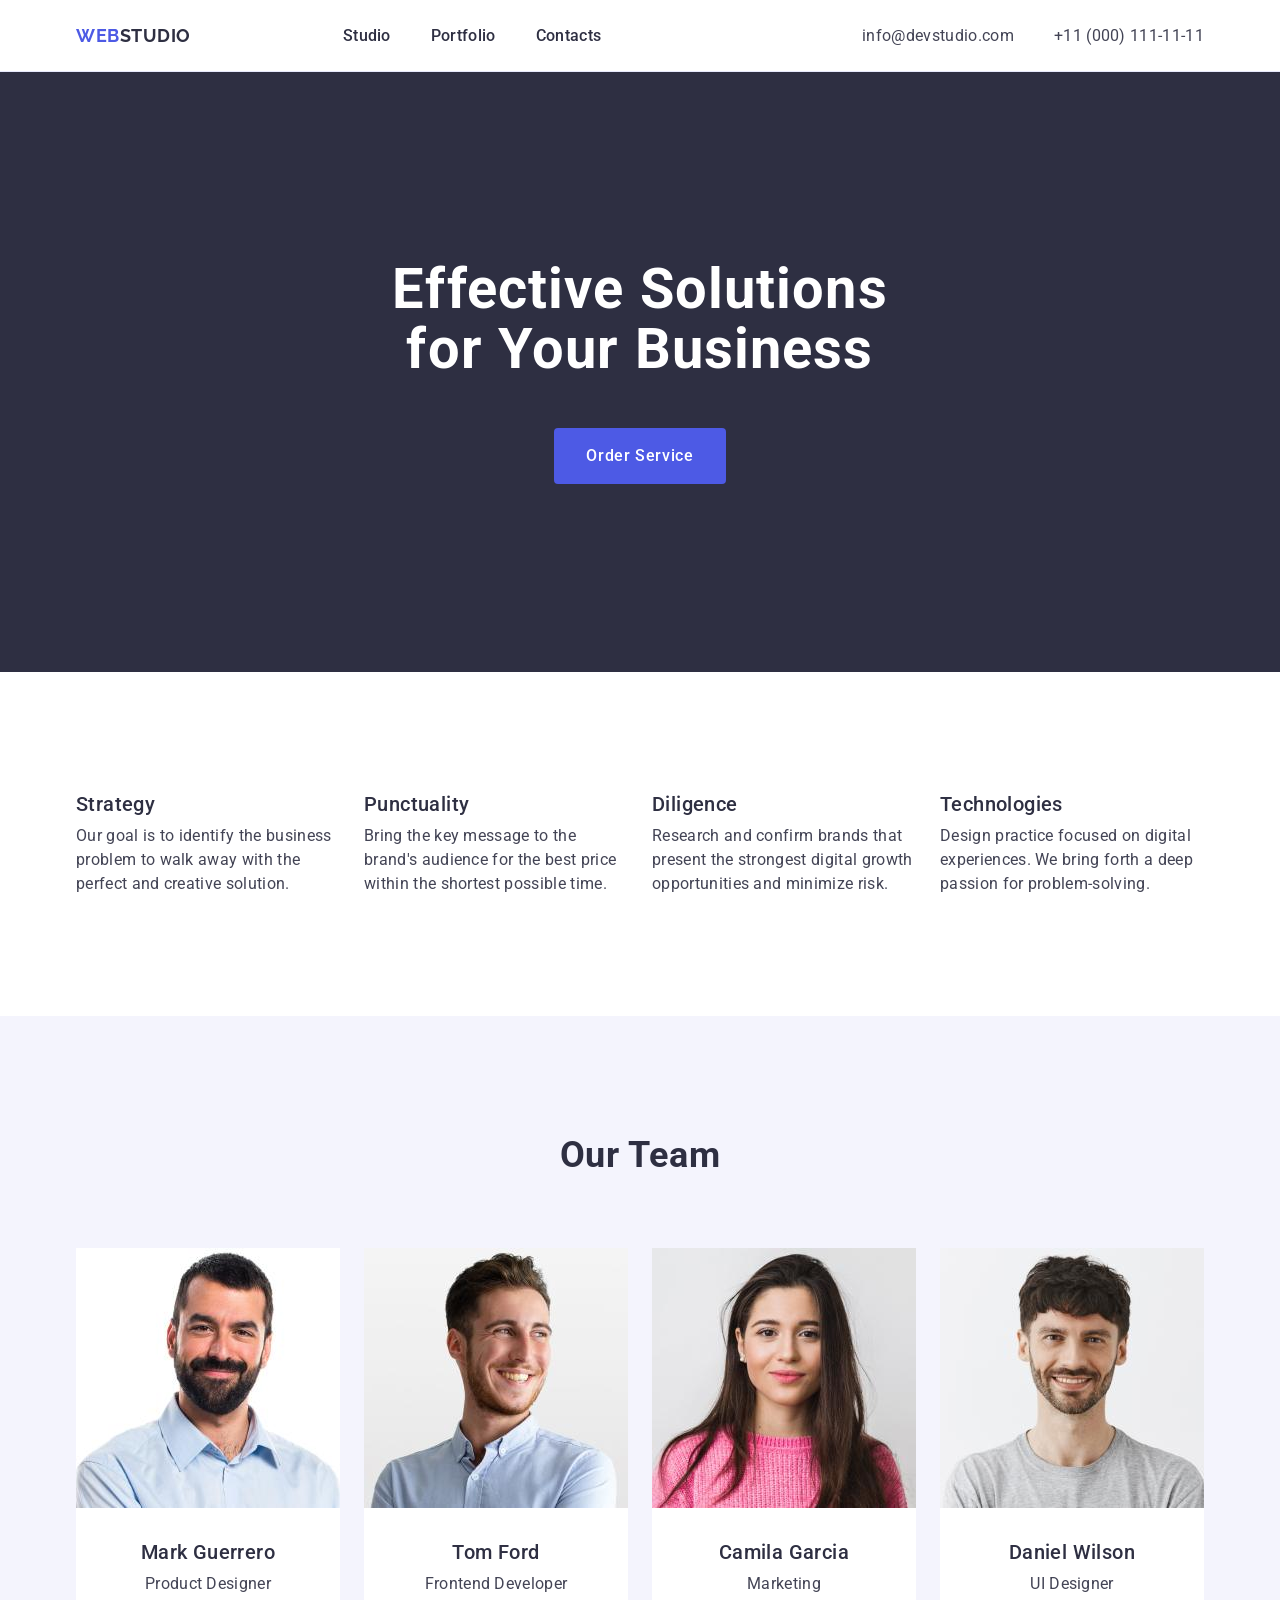
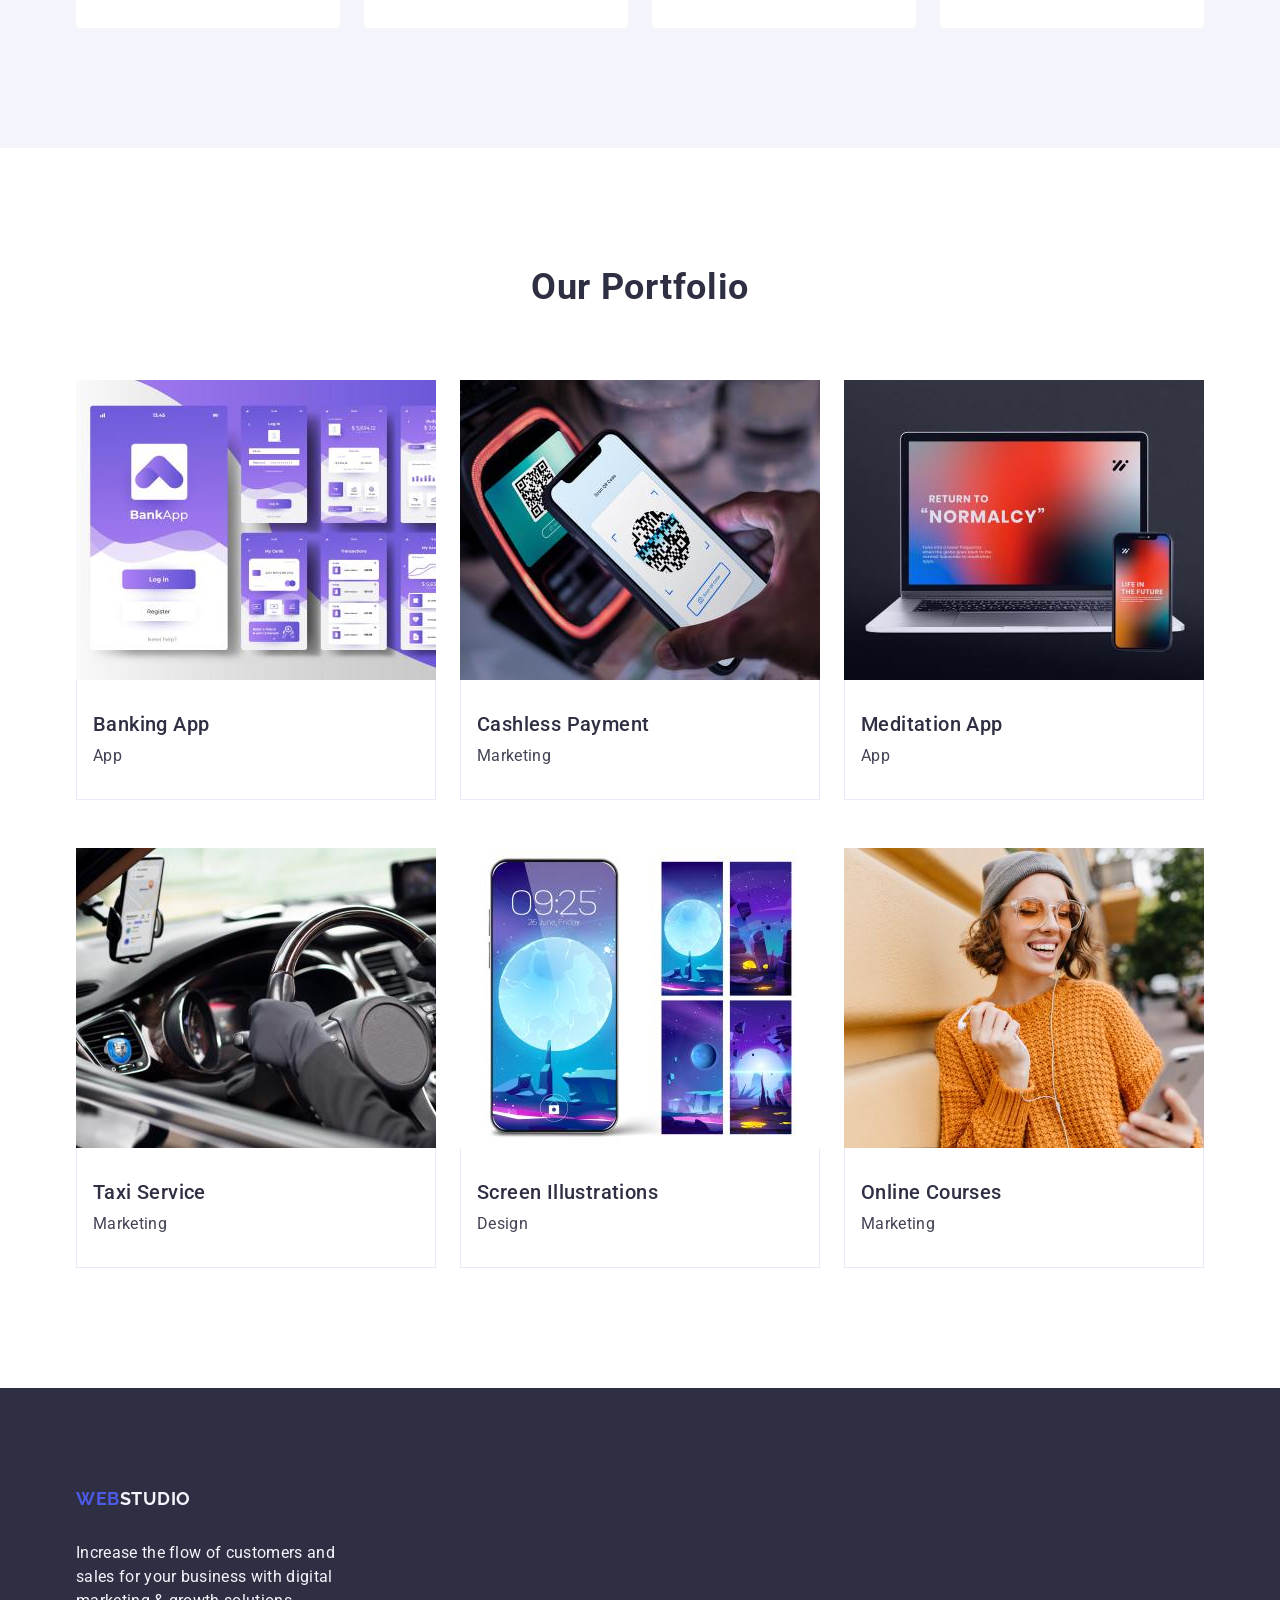
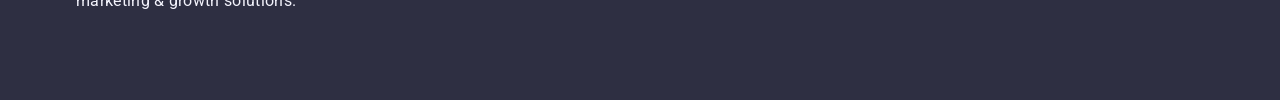
<file: index.html>
<!DOCTYPE html>
<html lang="en">
  <head>
    <meta charset="UTF-8" />
    <meta http-equiv="X-UA-Compatible" content="IE=edge" />
    <meta name="viewport" content="width=device-width, initial-scale=1.0" />
    <link rel="preconnect" href="https://fonts.googleapis.com" />
    <link rel="preconnect" href="https://fonts.gstatic.com" crossorigin />
    <link
      href="https://fonts.googleapis.com/css2?family=Raleway:ital,wght@0,700;1,700&family=Roboto:wght@400;500;700&display=swap"
      rel="stylesheet"
    />
    <link
      rel="stylesheet"
      href="https://cdn.jsdelivr.net/npm/modern-normalize@1.1.0/modern-normalize.min.css"
    />
    <link rel="stylesheet" href="./css/styles.css" />
    <title>WebStudio</title>
  </head>

  <body>
    <header class="header">
      <div class="container">
        <nav class="navigation">
          <a href="./index.html" class="navigation-list-logo-item-left"
            >Web<span class="navigation-list-logo-item-right">Studio</span></a
          >
          <ul class="navigation-list">
            <li class="navigation-list-item">
              <a class="navigation-list-link" href="./index.html">Studio</a>
            </li>
            <li class="navigation-list-item">
              <a class="navigation-list-link" href="">Portfolio</a>
            </li>
            <li class="navigation-list-item">
              <a class="navigation-list-link" href="">Contacts</a>
            </li>
          </ul>
        </nav>
        <address class="address">
          <ul class="address-list-item">
            <li class="address-list">
              <a
                class="address-list-mailto-phone"
                href="mailto:info@devstudio.com"
                >info@devstudio.com</a
              >
            </li>
            <li class="address-list">
              <a
                class="address-list-mailto-phone"
                href="teladdress-list-mailto-phone:+110001111111"
                >+11 (000) 111-11-11</a
              >
            </li>
          </ul>
        </address>
      </div>
    </header>

    <!--HERO-->
    <main class="main">
      <section class="hero">
        <div class="container">
          <h1 class="main-header">Effective Solutions for Your Business</h1>
          <button class="modal-btn" type="button">Order Service</button>
        </div>
      </section>

      <!--O nas-->
      <section class="about">
        <div class="container">
          <!--Nasze atuty-->
          <h2 class="secondary-header visually-hidden">Our advantages</h2>
          <ul class="about-strengths">
            <li class="about-strengths-list">
              <h3 class="about-header-list">Strategy</h3>
              <p class="about-strengths-list-item">
                Our goal is to identify the business problem to walk away with
                the perfect and creative solution.
              </p>
            </li>
            <li class="about-strengths-list">
              <h3 class="about-header-list">Punctuality</h3>
              <p class="about-strengths-list-item">
                Bring the key message to the brand's audience for the best price
                within the shortest possible time.
              </p>
            </li>
            <li class="about-strengths-list">
              <h3 class="about-header-list">Diligence</h3>
              <p class="about-strengths-list-item">
                Research and confirm brands that present the strongest digital
                growth opportunities and minimize risk.
              </p>
            </li>
            <li class="about-strengths-list">
              <h3 class="about-header-list">Technologies</h3>
              <p class="about-strengths-list-item">
                Design practice focused on digital experiences. We bring forth a
                deep passion for problem-solving.
              </p>
            </li>
          </ul>
        </div>
      </section>

      <!--Agencja-->
      <section class="agency">
        <div class="container">
          <h2 class="secondary-header mar">Our Team</h2>
          <ul class="agency-img">
            <li class="agency-img-list">
              <img
                class="agency-img-list-team"
                src="./images/team/teamcard1.jpg"
                alt="smiling man with dark beard in a blue shirt"
                width="264"
              />
              <div class="species">
                <h3 class="agency-list-name">Mark Guerrero</h3>
                <p class="agency-list-name-item">Product Designer</p>
              </div>
            </li>
            <li class="agency-img-list">
              <img
                class="agency-img-list-team"
                src="./images/team/teamcard2.jpg"
                alt="a smiling man with red beard and a blue shirt"
                width="264"
              />
              <div class="species">
                <h3 class="agency-list-name">Tom Ford</h3>
                <p class="agency-list-name-item">Frontend Developer</p>
              </div>
            </li>
            <li class="agency-img-list">
              <img
                class="agency-img-list-team"
                src="./images/team/teamcard3.jpg"
                alt="woman with long black hair in a pink sweater"
                width="264"
              />
              <div class="species">
                <h3 class="agency-list-name">Camila Garcia</h3>
                <p class="agency-list-name-item">Marketing</p>
              </div>
            </li>
            <li class="agency-img-list">
              <img
                class="agency-img-list-team"
                src="./images/team/teamcard4.jpg"
                alt="a shaggy man with short stubble in a gray T-shirt"
                width="264"
              />
              <div class="species">
                <h3 class="agency-list-name">Daniel Wilson</h3>
                <p class="agency-list-name-item">UI Designer</p>
              </div>
            </li>
          </ul>
        </div>
      </section>

      <!--Portfolio-->
      <section class="portfolio">
        <div class="container">
          <h2 class="secondary-header mar">Our Portfolio</h2>
          <ul class="portfolio-img">
            <li class="portfolio-img-list">
              <img
                class="portfolio-img-list-item"
                src="./images/portfolio/img1.jpg"
                alt="view of the banking application with its subpages"
                width="360"
                height="300"
              />
              <div class="card-content">
                <h3 class="portfolio-list-title">Banking App</h3>
                <p class="portfolio-list-product">App</p>
              </div>
            </li>
            <li class="portfolio-img-list">
              <img
                class="portfolio-img-list-item"
                src="./images/portfolio/img2.jpg"
                alt="a payment terminal with a qr code and a smartphone copying this code"
                width="360"
                height="300"
              />
              <div class="card-content">
                <h3 class="portfolio-list-title">Cashless Payment</h3>
                <p class="portfolio-list-product">Marketing</p>
              </div>
            </li>
            <li class="portfolio-img-list">
              <img
                class="portfolio-img-list-item"
                src="./images/portfolio/img3.jpg"
                alt="view of a laptop and smartphone with an application titled return to normalcy, on a colorful background"
                width="360"
                height="300"
              />
              <div class="card-content">
                <h3 class="portfolio-list-title">Meditation App</h3>
                <p class="portfolio-list-product">App</p>
              </div>
            </li>
            <li class="portfolio-img-list">
              <img
                class="portfolio-img-list-item"
                src="./images/portfolio/img4.jpg"
                alt="view of the car cockpit with the driver wearing gloves holding the steering wheel"
                width="360"
                height="300"
              />
              <div class="card-content">
                <h3 class="portfolio-list-title">Taxi Service</h3>
                <p class="portfolio-list-product">Marketing</p>
              </div>
            </li>
            <li class="portfolio-img-list">
              <img
                class="portfolio-img-list-item"
                src="./images/portfolio/img5.jpg"
                alt="the smartphone screenshot is shown in the illustrations"
                width="360"
                height="300"
              />
              <div class="card-content">
                <h3 class="portfolio-list-title">Screen Illustrations</h3>
                <p class="portfolio-list-product">Design</p>
              </div>
            </li>
            <li class="portfolio-img-list">
              <img
                class="portfolio-img-list-item"
                src="./images/portfolio/img6.jpg"
                alt="charming-short-haired-lady-gray-hat-standing-beside-wall-with-smartphone"
                width="360"
                height="300"
              />
              <div class="card-content">
                <h3 class="portfolio-list-title">Online Courses</h3>
                <p class="portfolio-list-product">Marketing</p>
              </div>
            </li>
          </ul>
        </div>
      </section>
    </main>

    <!---->
    <footer class="footer">
      <div class="container">
        <a href="./index.html" class="footer-logo-item-left"
          >Web<span class="footer-logo-item-right">Studio</span></a
        >

        <p class="footer-text">
          Increase the flow of customers and<br />
          sales for your business with digital <br />
          marketing & growth solutions.
        </p>
      </div>
    </footer>
  </body>
</html>
</file>
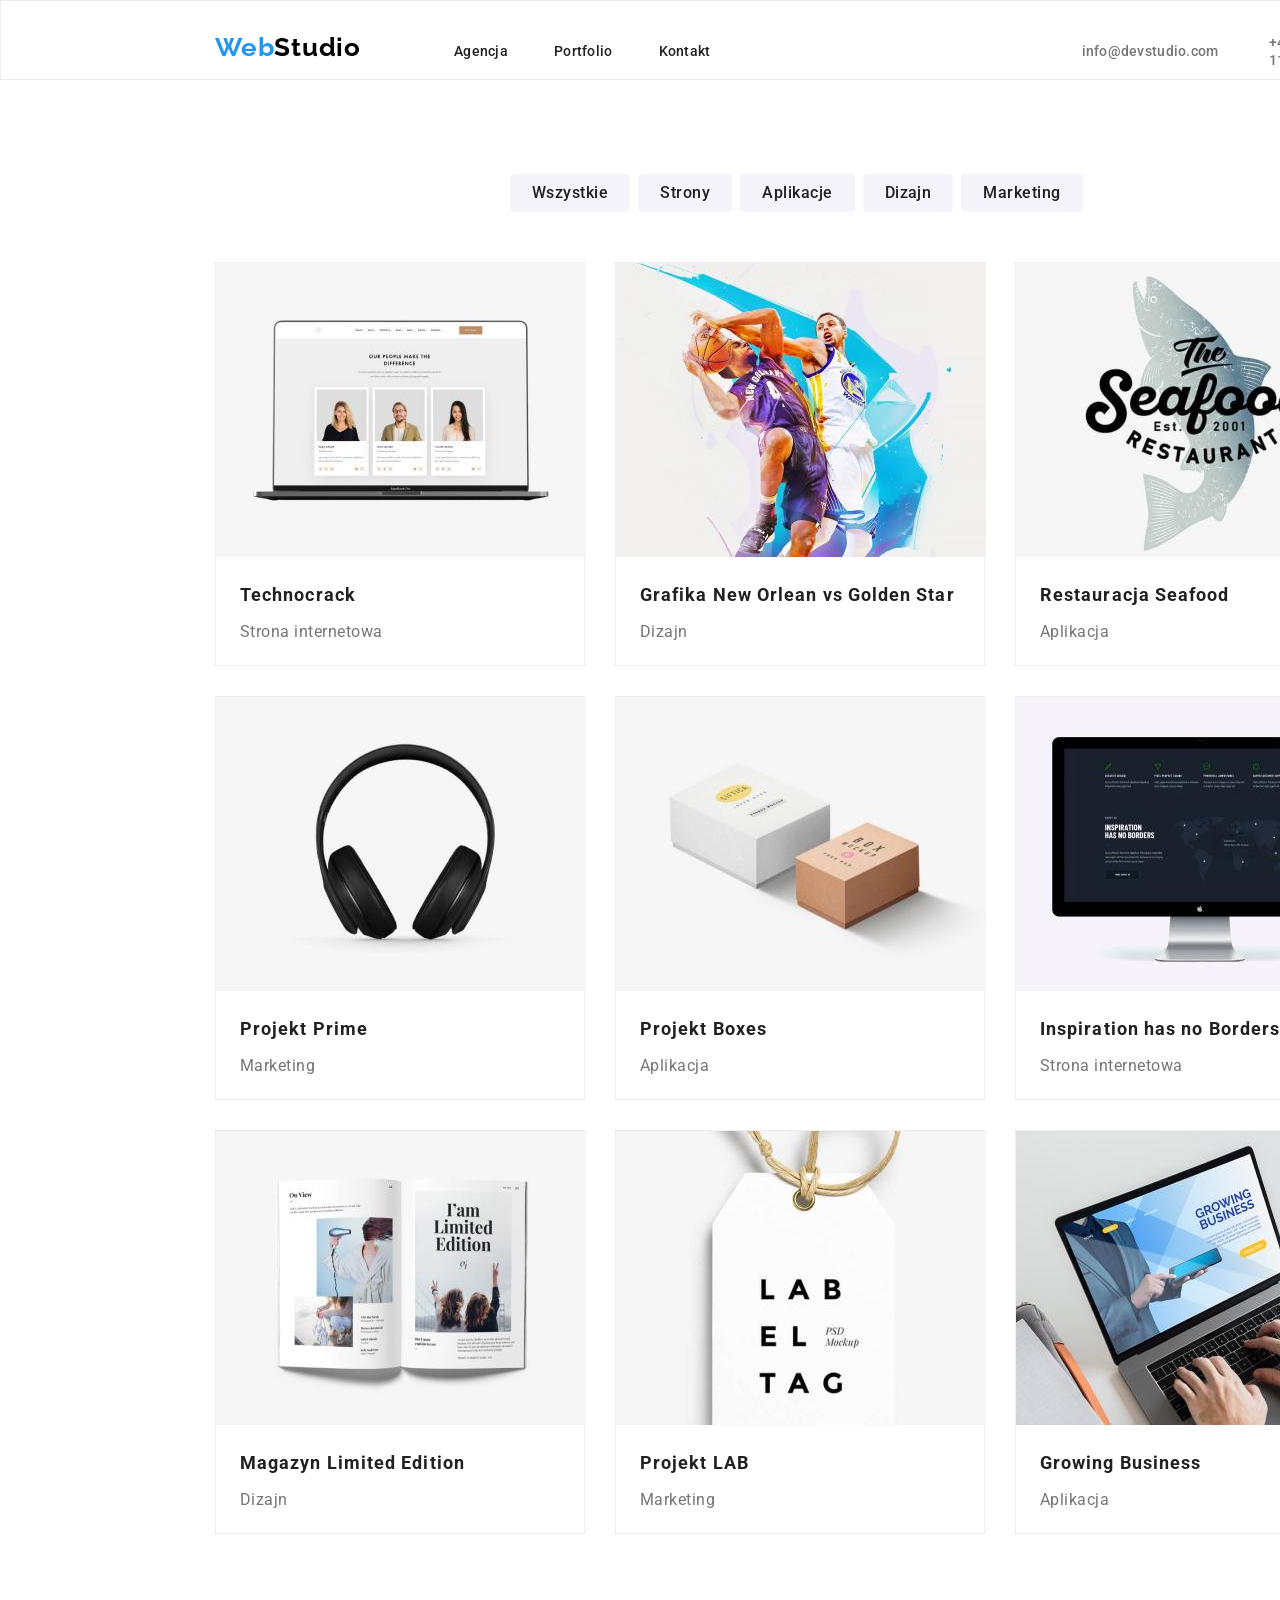
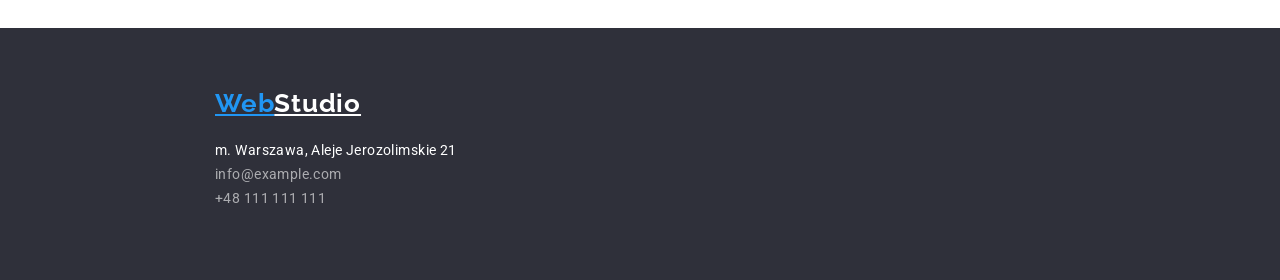
<file: portfolio.html>
<!DOCTYPE html>
<html lang="pl">
<head>
    <meta charset="UTF-8">
    <meta http-equiv="X-UA-Compatible" content="IE=edge">
    <meta name="viewport" content="width=device-width, initial-scale=1.0">
    <link rel="stylesheet" href="https://cdnjs.cloudflare.com/ajax/libs/modern-normalize/1.0.0/modern-normalize.min.css" />
    <link rel="stylesheet" href="css/style.css">
    <link rel="preconnect" href="https://fonts.googleapis.com">
    <link rel="preconnect" href="https://fonts.gstatic.com" crossorigin>
    <link
        href="https://fonts.googleapis.com/css2?family=Raleway:wght@700&family=Roboto:wght@400;500;700;900&display=swap"
        rel="stylesheet">

    <title>Portfolio</title>
</head>

<body class="body">

    <header class="header border">
        <div class="container">
            <nav class="navigation">
    
                <ul class="navigation-list-logo list">
                    <li class="navigation-list-logo-item"><a class="navigation-list-logo-item-left link"
                            href="index.html">Web</a></li>
                    <li class="navigation-list-logo-item"><a class="navigation-list-logo-item-right link"
                            href="index.html">Studio</a></li>
                </ul>
    
                <ul class="navigation-list list">
                    <li class="navigation-list-item"><a class="navigation-list-link link" href="#">Agencja</a></li>
                    <li class="navigation-list-item"><a class="navigation-list-link link"
                            href="portfolio.html">Portfolio</a></li>
                    <li class="navigation-list-item"><a class="navigation-list-link link" href="#">Kontakt</a></li>
                </ul>
            </nav>
            <div class="header-address">
                <ul class="address list">
                    <li class="address-list"><a class="address-list-mailto link"
                            href="mailto:info@devstudio.com">info@devstudio.com</a></li>
                    <li class="address-list"><a class="address-list-phone-number link" href="tel:+48111111111">+48 111 111
                            111</a></li>
                </ul>
            </div>
        </div>
    </header>

    <main class="main">
        <div class="container">
    
            <!--Portfolio-->

            <section class="portfolio section">
           

                <!--Filters-->

                <div class="portfolio-top">
                    <ul class="portfolio-top-list list">
                        <li class="portfolio-top-list-item"><button class="modal-button" type="button">Wszystkie</button></li>
                        <li class="portfolio-top-list-item"><button class="modal-button" type="button">Strony</button></li>
                        <li class="portfolio-top-list-item"><button class="modal-button" type="button">Aplikacje</button></li>
                        <li class="portfolio-top-list-item"><button class="modal-button" type="button">Dizajn</button></li>
                        <li class="portfolio-top-list-item"><button class="modal-button" type="button">Marketing</button></li>
                    </ul>

                </div>

                <!--Projects-->

                <div class="portfolio-bottom">
                    <ul class="portfolio-img-list list">
                        <li class="portfolio-img-list-item">
                            <img class="portfolio-img-list-item-project" src="image/portfolio/project1.jpg" alt="strona internetowa" width="370" height="294">
                            <h3 class="portfolio-list-title">Technocrack</h3>
                            <p class="portfolio-list-product">Strona internetowa</p>
                        </li>
                        <li class="portfolio-img-list-item">
                            <img class="portfolio-img-list-item-project" src="image/portfolio/project2.jpg" alt="grafika dizajn" width="370" height="294">
                            <h3 class="portfolio-list-title">Grafika New Orlean vs Golden Star</h3>
                            <p class="portfolio-list-product">Dizajn</p>
                        </li>
                        <li class="portfolio-img-list-item">
                            <img class="portfolio-img-list-item-project" src="image/portfolio/project3.jpg" alt="restauracja Seafood" width="370" height="294"> 
                            <h3 class="portfolio-list-title">Restauracja Seafood</h3>
                            <p class="portfolio-list-product">Aplikacja</p>
                        </li>
                        <li class="portfolio-img-list-item">
                            <img class="portfolio-img-list-item-project" src="image/portfolio/project4.jpg" alt="projekt prime" width="370" height="294"> 
                            <h3 class="portfolio-list-title">Projekt Prime</h3>
                            <p class="portfolio-list-product">Marketing</p>
                        </li>
                        <li class="portfolio-img-list-item">
                            <img class="portfolio-img-list-item-project" src="image/portfolio/project5.jpg" alt="projekt boxes" width="370" height="294"> 
                            <h3 class="portfolio-list-title">Projekt Boxes</h3>
                            <p class="portfolio-list-product">Aplikacja</p>
                        </li>
                        <li class="portfolio-img-list-item">
                            <img class="portfolio-img-list-item-project" src="image/portfolio/project6.jpg" alt="Strona internetowa inspiration " width="370" height="294"> 
                            <h3 class="portfolio-list-title">Inspiration has no Borders</h3>
                            <p class="portfolio-list-product">Strona internetowa</p>
                        </li>
                        <li class="portfolio-img-list-item">
                            <img class="portfolio-img-list-item-project" src="image/portfolio/project7.jpg" alt="magazyn limited edition" width="370" height="294"> 
                            <h3 class="portfolio-list-title">Magazyn Limited Edition</h3>
                            <p class="portfolio-list-product">Dizajn</p>
                        </li>
                        <li class="portfolio-img-list-item">
                            <img class="portfolio-img-list-item-project" src="image/portfolio/project8.jpg" alt="projekt lab" width="370" height="294"> 
                            <h3 class="portfolio-list-title">Projekt LAB</h3>
                            <p class="portfolio-list-product">Marketing</p>
                        </li>
                        <li class="portfolio-img-list-item">
                            <img class="portfolio-img-list-item-project" src="image/portfolio/project9.jpg" alt="aplikacja arowing business" width="370" height="294"> 
                            <h3 class="portfolio-list-title">Growing Business</h3>
                            <p class="portfolio-list-product">Aplikacja</p>
                        </li>
                    </ul>

                </div>
            

            </section>
        </div>
    </main>

  
    <footer class="footer">
        <div class="footer-item container">
            <div class="footer-logo">
                <ul class="navigation-list-logo list">
                    <li><a class="navigation-list-logo-item-left" href="index.html">Web</a></li>
                    <li><a class="navigation-list-logo-item-right color" href="index.html">Studio</a></li>
                </ul>
            </div>
            <div class="footer-address top-fp">
                <address class="address">
                    <ul class="address-list list">
                        <li class="address-list-item"><a class="address-list-item-link-address link" href="#"
                                target="_blank">m. Warszawa, Aleje Jerozolimskie 21</a></li>
                        <li class="address-list-item"><a class="address-list-item-link-mailto link"
                                href="mailto:info@example.com">info@example.com</a></li>
                        <li class="address-list-item"><a class="address-list-item-link-phone-number link"
                                href="tel:+48111111111">+48 111 111 111</a></li>
                    </ul>
                </address>
            </div>
        </div>
    
    </footer>


</body>
</html>
</file>
<file: css/styles.css>
*,
*::before,
*::after {
            box-sizing: border-box;
            margin: 0;
            padding: 0;
         }

    body {
            font-family: "Roboto" , sans-serif;
            background-color: #FFFFFF;
            color: #434455;
          }

        h1,
        h2,
        h3,
        h4,
        h5,
        h6,
        p 
        {
            margin-top: 0;
            margin-bottom: 0;
        }

       ul, ol
        {
          list-style-type: none;
          margin-top: 0;
          margin-bottom: 0;
          padding-left: 0;
        }

       img 
        {
          display: block;
          max-width: 100%;
        }

        .container 
        {
          width: 1158px;
          margin: 0 auto;
          padding: 0 15px 0 15px;
          /* padding: 120px 0px; */
        }

         /*========COMPONENTS========*/

        .modal-btn 
        {
          font-size: 16px;
          font-weight: 500;
          line-height: 1.5;
          letter-spacing: 0.04em;
          color: #FFFFFF;
          background-color: #4D5AE5; 
          padding: 16px 32px 16px 32px;
          border-radius: 4px;
          min-width: 169px;
          height: 56px;
          border: none;
          cursor: pointer;
          margin-top: 48px;
        }

        .mar 
        {
          margin-bottom: 72px;
        }

         /*========END-COMPONENTS========*/


        /*======== HEADER ========*/

        .header .container 
        {
          display: flex;
          justify-content: space-between;
        }
        
        .navigation 
        {
          display: flex;
          align-items: center;
        }

        .navigation-list 
        {
          display: flex;
          gap: 40px;
        }

        .header 
        {
          height: 72px;
          display: flex;
          align-items: center;
          border-bottom : 1px solid #e7e9fc;
        }

        .navigation-list-logo-item-left
        {
          font-family: Raleway, sans-serif;
          font-size: 18px;
          font-weight: 700;
          line-height: 1.17;
          letter-spacing: 0.03em;
          color: #4D5AE5;
          text-decoration: none;
          text-transform: uppercase;
          margin-right: 76px;
        }

        .navigation-list-logo-item-right 
        {
          font-family: Raleway, sans-serif;
          font-size: 18px;
          font-weight: 700;
          line-height: 1.17;
          letter-spacing: 0.03em;
          text-decoration: none;
          text-transform: uppercase;
          color: #2E2F42;
          margin-right: 76px;  
        }

        .navigation-list-link 
        {
          font-size: 16px;
          font-weight: 500;
          line-height: 1.5;
          letter-spacing: 0.02em;
          text-decoration: none;
          color: #2E2F42;
          padding-top: 24px;
          padding-bottom: 24px;
        }
            
        .address-list-mailto-phone
        {
          font-size: 16px;
          line-height: 1.5;
          letter-spacing: 0.02em;
          text-decoration: none;
          color: #434455; 
        }

        .address 
        {
          font-style: normal;
        }

        .address-list-item
        {
          display: flex;
          gap: 40px;
        }

        .navigation-list-link:hover,
        .navigation-list-link:focus,
        .address-list-mailto-phone:hover,
        .address-list-mailto-phone:focus

        {
          color: #404BBF;
        }

/*========END-HEADER ========*/

/*========HERO========*/
        .hero
        {
          padding-top: 188px;
          padding-bottom: 188px;
        }

        .hero .container 
        {
          display: flex;
          flex-direction: column;
          align-items: center;
        }

        .hero 
        {
          height: 600px;
          background-color: #2E2F42;
          display: flex;
          flex-direction: column;
          justify-content: center;
        }

        .main-header 
        {
          font-size: 56px;
          font-weight: 700;
          line-height: 1.07;
          letter-spacing: 0.02em;
          text-align: center;
          color: #FFFFFF;
          max-width: 496px;
        }

        .modal-btn:hover,
        .modal-btn:focus 
        {
          background-color: #404BBF;
          cursor: pointer;
               
        }

   /*========END-HERO========*/


   /*========ABOUT========*/

        .about 
        {
          padding: 120px 0;
        }

        .secondary-header 
        {
          font-size: 36px;
          font-weight: 700;
          line-height: 1.11;
          letter-spacing: 0.02em;
          text-align: center;
          color: #2E2F42;
          text-transform: capitalize;
        }

        .visually-hidden {
          position: absolute;
          width: 1px;
          height: 1px;
          margin: -1px;
          border: 0;
          padding: 0;
          white-space: nowrap;
          clip-path: inset(100%);
          clip: rect(0 0 0 0);
          overflow: hidden;
        }

        .about-header-list 
        {
          font-size: 20px;
          font-weight: 500;
          line-height: 1.2;
          letter-spacing: 0.02em;
          color: #2E2F42;
          margin-bottom: 8px;
        }

        .about-strengths-list-item 
        {
          font-size: 16px;
          line-height: 1.5;
          letter-spacing: 0.02em;
        }

        .about-strengths-list 
        {
          width: 264px;
          height: 104px;
          width: calc((100% - 72px) / 4);
        }

        .about-strengths 
        {
          display: flex;
          gap: 24px;
        }

           
   /*========END-ABOUT========*/

   /*========AGENCY========*/

        .agency 
        {
          background-color: #F4F4FD;
          height: 732px;
          padding: 120px 0;
        }

        .agency-img 
        {
          display: flex;
          gap: 24px;
          /* margin-top: 72px; */
        }
                         
        .agency-img-list 
        {
          /* width: 264px; */
          /* height: 380px; */
          border-radius: 0px 0px 4px 4px;
          background-color: #FFFFFF;
          width: calc((100% - 72px) / 4);
        }

        .agency-list-name 
        {
          font-size: 20px;
          font-weight: 500;
          line-height: 1.2;
          letter-spacing: 0.02em;
          text-align: center;
          color: #2E2F42;
          margin-bottom: 8px;
        }

        .agency-list-name-item 
        {
          font-size: 16px;
          line-height: 1.5;
          letter-spacing: 0.02em;
          text-align: center;
        }

        .species
        {
          padding: 32px 0;
          /* padding-top: 32px; */
          /* padding-bottom: 32px; */
          /* padding-left: 16px; */
          /* padding-right: 16px; */
        }

    /*========END-AGENCY========*/

    /*========PORTFOLIO========*/

       .portfolio 
       {
        height: 1240px;
        padding-top: 120px;
        padding-bottom: 120px;
       }

       .portfolio-img 
       {
        display: flex;
        flex-wrap: wrap;
        row-gap: 48px;
        column-gap: 24px;
       }

       .portfolio-img .portfolio-img-list 
       {
        width: calc((100% - 48px) / 3);
       }

       .portfolio-img-list
       {
        width: 360px;
       }

       .card-content 
      
       {
        width: 360px;
        height: 120px;
        border: 1px solid #E7E9FC;
        border-top: none;
        padding: 32px 16px;
       }

       .portfolio-list-title 
       {
        font-size: 20px;
        font-weight: 500;
        line-height: 1.2;
        letter-spacing: 0.02em;
        color: #2E2F42;
        margin-bottom: 8px;
       }

       .portfolio-list-product 
       {
        font-size: 16px;
        line-height: 1.5;
        letter-spacing: 0.02em;
        margin-bottom: 8px;
       }

     /*========END-PORTFOLIO========*/

      /*========FOOTER========*/

      .footer 
      {
        background: #2E2F42;
        height: 312px;
        padding: 100px 0;
      }

      .footer-logo-item-left,
      .footer-logo-item-right
      {
        font-family: Raleway, sans-serif;
        font-size: 18px;
        font-weight: 700;
        line-height: 1.17;
        letter-spacing: 0.03em;
        color: #4D5AE5;
        text-transform: uppercase;
        text-decoration: none;
        display: inline-block;
        margin-bottom: 16px;
      }

      .footer-logo-item-right 
      {
        color: #F4F4FD;
      }

      .footer-text 
      {
        line-height: 1.5;
        letter-spacing: 0.02em;
        color: #F4F4FD;
      }

           /*========END-FOOTER========*/
</file>
<file: css/style.css>
:root 
{
    --main-font: font-family, 'Roboto', sans-serif;
    --secondary-font: font-family, 'Raleway', sans-serif;
    --main-color: #2196F3;
    
}

body 
{
    font-family: var(--main-font);
}

h1,
h2,
h3,
h4,
h5,
h6 
{
    margin: 0;
}

ul,
ol 
{
    margin: 0;
    padding: 0;
}

p 
{
    padding: 0;
}

img 
{
    display: block;
}

.list
{
    list-style: none;
}

.link 
{
    text-decoration: none;
}

.container
{
    width: 1200px;
    align-items: center;
    margin: auto;
}

.section 
{
    padding-top: 94px;
    padding-bottom: 94px;
}

.we-do
{
    margin-left: 624px;
}

.team 
{
    padding-top: 94px;
    margin-left: 695px; 
}

    /*========COMPONENTS========*/

    .hero-button 
    {
        position: absolute;
        left: 700px;
        top: 430px;
    } 

    .modal-btn
    {
        font-weight: 700;
        line-height: 1.875;
        letter-spacing: 0.06em;
        color: #FFFFFF;
        background: #2196F3;
        border: none;
        border-radius: 4px;
    }    

    .size 
    {
        width: 200px;
        height: 50px;
    } 

    .modal-button 
    {
        font-weight: 500;
        font-size: 16px;
        line-height: 1.625;
        /* identical to box height, or 162% */
        letter-spacing: 0.03em;
        color: #212121;
        background: #F5F4FA;
        border-radius: 4px;
        border: none;
        padding: 6px 22px;
    }

    .secondary-header 
    {
        font-size: 36px;
        line-height: 1.166;
        letter-spacing: 0.03em;
        color: #212121;
    }

    /*========END COMPONENTS========*/


    /*======== HEADER ========*/

    .header 
    {
        width: 1600px;
        height: 80px;
        left: 0px;
        top: 0px;
    }

    .header .navigation,
    .container
    {
        display: flex;
        align-items: center;
    }

    .navigation
    {
        display: flex;
        align-items: center;
    }

    .navigation-list-logo,
    .navigation-list,
    .address
    {
        display: flex;
        align-items: center;
    }

    .navigation-list-item:not(:last-child) 
    {
        margin-right: 46px;
    }
    .address-list-mailto 
    {
        margin-right: 50px;
        margin-left: 371px;
    }

    .address-list-phone-number 
    {
        padding-right: 27px;
    }
        
    .navigation-list-logo-item-left 
    {
        font-family: Raleway;
        font-weight: 700;
        font-size: 26px;
        line-height: 1.192;
        letter-spacing: 0.03em;
        color: #2196F3;
        padding-left: 15px;
          
    }

   .navigation-list-logo-item-right
    {
        font-family: Raleway;
        font-weight: 700;
        font-size: 26px;
        line-height: 1.192;
        letter-spacing: 0.03em;
        color: #000000;
        margin-right: 93px;
    }

    .navigation-list-link
    {
        font-weight: 500;
        font-size: 14px;
        line-height: 1.143;
        letter-spacing: 0.02em;
        color: #212121;
    }

    .address-list-phone-number,
    .address-list-mailto 
    {
        font-weight: 500;
        font-size: 14px;
        line-height: 1.143;
        letter-spacing: 0.02em;
        color: #757575;
    }

    .navigation-list-link:hover,
    .navigation-list-link:focus,
    .address-list-phone-number:hover,
    .address-list-phone-number:focus,
    .address-list-mailto:hover,
    .address-list-mailto:focus
   
    {
        color: var(--main-color);
    }

    .navigation-list-logo-item 
    {
        margin-top: 24px;
    }

    .navigation-list-item 
    {
        margin-top: 32px;
    }

    .header-address 
    {
        margin-top: 32px;
    }

    
    /*========END HEADER ========*/


    /*========HERO========*/

    .hero 
    {
        width: 1600px;
        height: 600px;
        left: 0px;
        top: 80px;
        background: #2F303A;
    }

    .main-header
    {
        font-weight: 900;
        font-size: 44px;
        line-height: 1.363;
        letter-spacing: 0.06em;
        text-align: center;
        text-transform: uppercase;
        color: #FFFFFF; 
        padding: 200px 252px 280px 252px;
    }

    .modal-btn:hover,
    .modal-btn:focus
    
    {
        color: #212121;
        cursor: pointer;
    }

    .modal-button:hover,
    .modal-button:focus 
    {
        color: #FFFFFF;
        background-color: var(--main-color)
    }
    

    /*========END HERO========*/

     
    /*========ABOUT========*/


    .about-strengths-list 
    {
        width: 1170px;
        height: 101px;
        display: flex;
        margin-left: 215px;
    } 

    .about-strengths-list-item:not(:last-child)
    {
        margin-right: 30px;
    }


    .about-strengths-list-item-list-item 
    {   
        font-weight: 700;
        font-size: 14px;
        line-height: 1.143;
        letter-spacing: 0.03em;
        text-transform: uppercase;
        color: #212121;
        width: 270px;
        height: 16px;
    } 
    
    .about-strengths-list-item-list-item-text 
    {   
        font-size: 14px;
        line-height: 1.714;
        letter-spacing: 0.03em;
        color: #757575;
        width: 270px;
        height: 75px;
        margin-top: 10px;
    }

    .about-img-list 
    {
        width: 1170px;
        height: 101px;
        display: flex;
        margin-top: 50px;
        margin-left: 215px; 
    }

    .about-bottom 
    {
        width: 1170px;
        height: 386px;
        left: 215px;
        top: 969px;
        margin-top: 94px;
    }

    .about-img-list-item:not(:last-child)
    {
        margin-right: 30px;
    }

    /*========END ABOUT========*/

    /*========AGENCY========*/

    .agency 
    {
        width: 1600px;
        height: 648px;
        left: 0px;
        top: 1449px;
        background: #F5F4FA;
    }

    .agency-list-name
    {
        font-weight: 500;
        font-size: 16px;
        line-height: 1.187;
        letter-spacing: 0.03em;
        text-align: center;
        color: #212121;
        padding-top: 30px;
    }  
        
    .agency-img-list-item-team-item
    {
        font-size: 16px;
        line-height: 1.187;
        text-align: center;
        letter-spacing: 0.03em;
        color: #757575;
    }  

    .agency-img-list-item 
    {
        width: 270px;
        height: 368px;
        top: 1703.44px;
        background: #FFFFFF;
        /* material shadow v1 */
        box-shadow: 0px 1px 3px rgba(0, 0, 0, 0.12), 0px 1px 1px rgba(0, 0, 0, 0.14), 0px 2px 1px rgba(0, 0, 0, 0.2);
        border-radius: 0px 0px 4px 4px;
    }

    .agency-img-list 
    {
        margin-top: 50px;
        margin-left: 215px;
        display: flex;
    }

    .agency-img-list-item:not(:last-child) 
    {
        margin-right: 30px;
    }

    /*========END AGENCY========*/


    /*========FOOTER========*/

    .address-list-item-link-address:hover,
    .address-list-item-link-address:hover,
    .address-list-item-link-mailto:hover,
    .address-list-item-link-mailto:focus,
    .address-list-item-link-phone-number:hover,
    .address-list-item-link-phone-number:focus

    {
        color: var(--main-color);
    }


    .address-list-item-link-address
    {
        font-style: normal;
        font-size: 14px;
        line-height: 1.714;
        /* or 171% */
        letter-spacing: 0.03em;
        color: #FFFFFF;
    }


    .address-list-item-link-mailto,
    .address-list-item-link-phone-number
    {
        font-style: normal;
        font-size: 14px;
        line-height: 1.714;
        letter-spacing: 0.03em;
        color: rgba(255, 255, 255, 0.6);
    }

    .footer 
    {
        width: 1600px;
        height: 252px;
        background: #2F303A;
    }

    .footer-logo 
    {
        margin-top: 60px;
    }

    .footer-address 
    {
        position: absolute;
        margin-left: 15px;
    }
    /*fm skrót: footer main(1 strona)*/
    .top-fm 
    {
        top: 2208px;
    } 

    .color 
    {
        color: #FFFFFF;
    }

    /*========END FOOTER========*/

    /*========PORTFOLIO========*/


    /*========HEADER========*/
    .border 
    {
        border: 1px solid #ECECEC;
    }

    /*========END HEADER========*/

    /*========MAIN========*/

    .main 
    {
        width: 1600px;
    }
    /*====FILTERS====*/

    .portfolio-top 
    {
        width: 572px;
        height: 54px;
        margin-left: 310px;
        /*margin-top: 94px;*/
    }

    .portfolio-bottom 
    { 
        margin-top: 34px;
        margin-left: 15px;
    }

    .portfolio-top-list 
    {
        display: flex;
    }

    .portfolio-top-list-item:not(:last-child) 
    {
        margin-right: 8px;
    } 

    /*====END FILTERS====*/

    /*====PROJECT====*/
   
    .portfolio-img-list
    {
        display: flex;
        flex-wrap: wrap;
        margin-left: -30px;
        margin-top: -30px;
    }

    .portfolio-img-list-item 
    {
        background: #FFFFFF;
        border: 1px solid #EEEEEE;
        box-sizing: border-box;
        width: 370px;
        height: 404px;
        margin-left: 30px;
        margin-top: 30px;
        flex-basis: calc(100% / 3 - 90px);
    }

    .portfolio-list-title  
    {
        font-size: 18px;
        line-height: 2.000;
        /* identical to box height, or 200% */
        letter-spacing: 0.06em;
        color: #212121;
        width: 322px;
        height: 36px;
        margin-top: 20px;
        margin-left: 24px;
    }

    .portfolio-list-product 
    {
        font-size: 16px;
        line-height: 1.875;
        /* identical to box height, or 187% */
        letter-spacing: 0.03em;
        color: #757575;
        width: 322px;
        height: 30px;
        margin-top: 4px;
        margin-left: 24px;
    }
    /*====END PROJECT====*/

    /*========END MAIN========*/

    /*====FOOTER====*/

    /* fp skrót: footer portfolio (2 strona)*/
    .top-fp 
    {
        top: 1739px;
    }

    /*========END PORTFOLIO========*/
</file>
